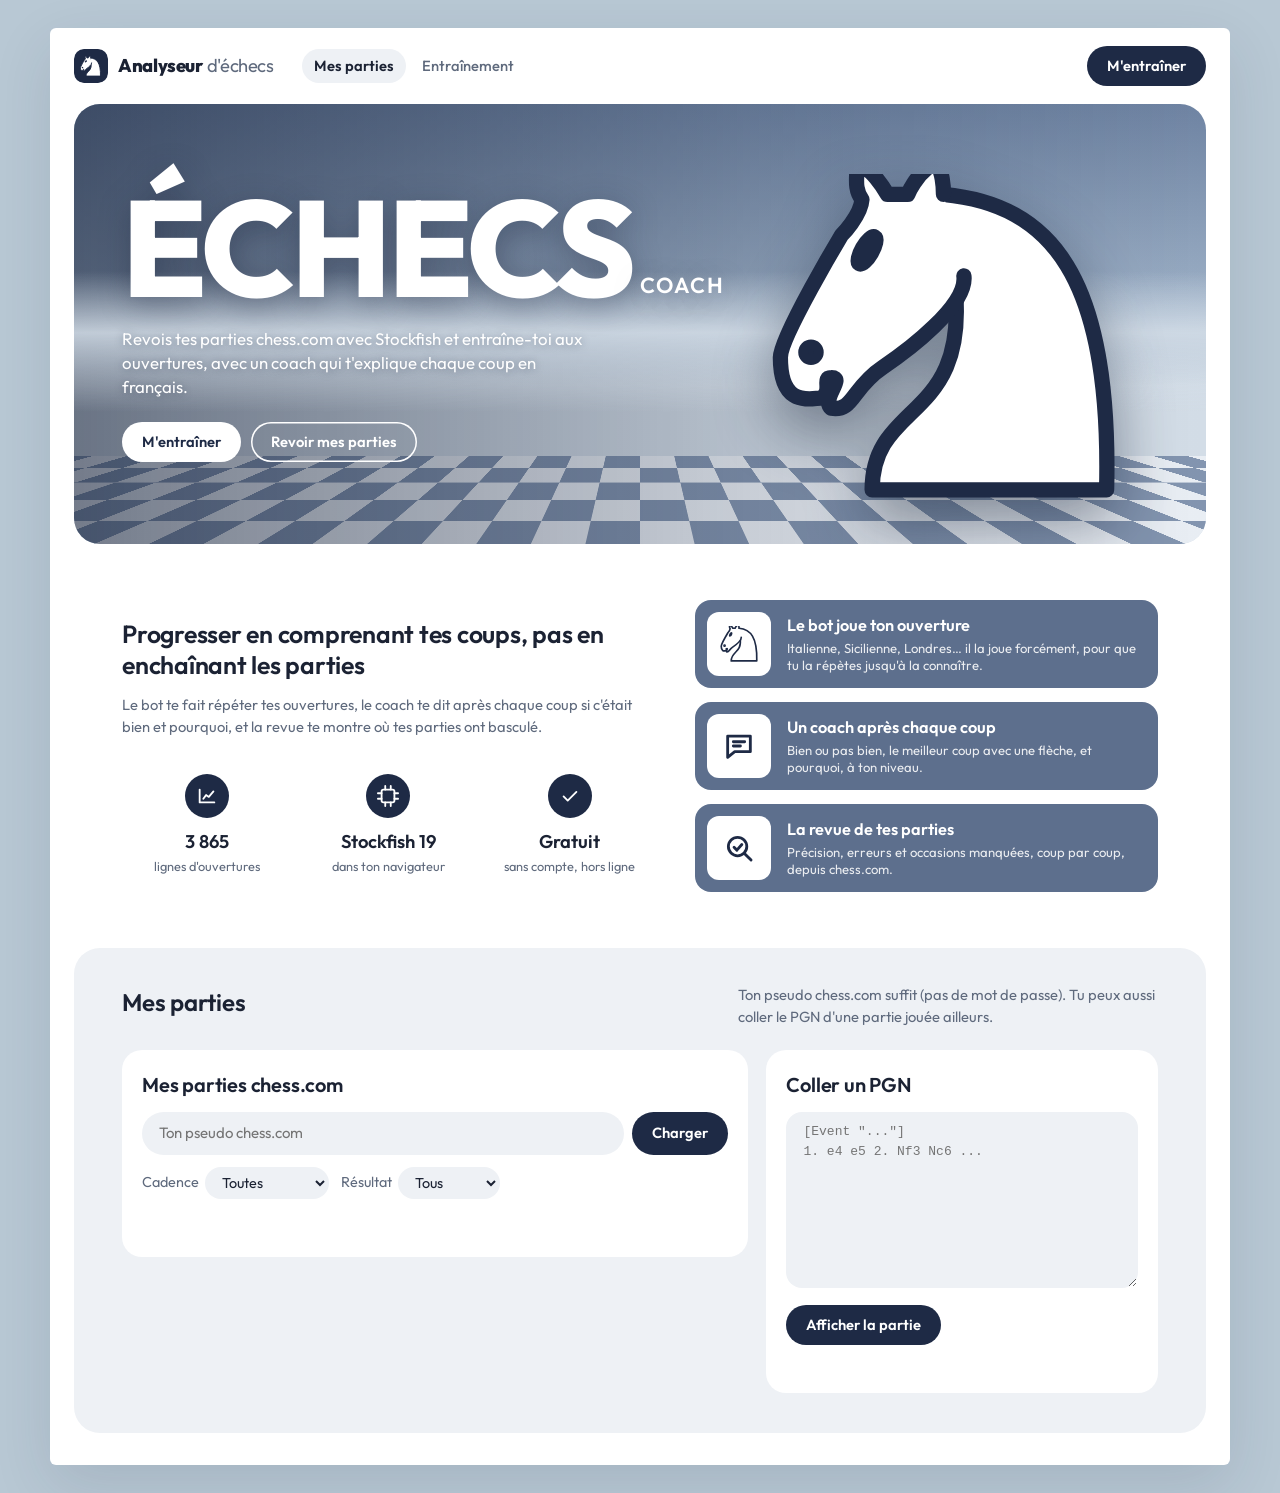
<file: index.html>
<!doctype html>
<html lang="fr">
<head>
  <meta charset="utf-8">
  <meta name="viewport" content="width=device-width, initial-scale=1, viewport-fit=cover">
  <title>Analyseur d'échecs</title>
  <meta name="description" content="Revois tes parties chess.com avec Stockfish et entraîne-toi aux ouvertures, avec des explications en français.">
  <meta name="theme-color" content="#b8c8d4" media="(prefers-color-scheme: light)">
  <meta name="theme-color" content="#0d131d" media="(prefers-color-scheme: dark)">
  <link rel="preload" href="polices/outfit-latin.woff2" as="font" type="font/woff2" crossorigin>
  <link rel="manifest" href="manifest.webmanifest">
  <link rel="icon" href="icones/icone.svg" type="image/svg+xml">
  <link rel="apple-touch-icon" href="icones/icone-192.png">
  <!-- Échiquier : chessground (celui de Lichess), copié dans vendor/ pour marcher hors ligne -->
  <link rel="stylesheet" href="vendor/chessground.base.css">
  <link rel="stylesheet" href="vendor/chessground.brown.css">
  <link rel="stylesheet" href="vendor/chessground.cburnett.css">
  <link rel="stylesheet" href="css/app.css">
</head>
<body>
 <div class="page">
  <header class="entete">
    <a href="#/" class="logo"><img src="icones/icone.svg" alt="" width="34" height="34"><span>Analyseur<em>d'échecs</em></span></a>
    <nav class="menu">
      <a href="#/" data-menu="parties">Mes parties</a>
      <a href="#/entrainement" data-menu="entrainement">Entraînement</a>
    </nav>
    <a href="#/entrainement" class="pilule marine appel">M'entraîner</a>
  </header>

  <main>
    <!-- Accueil : import des parties -->
    <div id="vue-accueil">
      <section class="hero">
        <div class="hero-sol" aria-hidden="true"></div>
        <img class="hero-piece" src="icones/cavalier.svg" alt="" aria-hidden="true">
        <div class="hero-contenu">
          <h1 class="hero-titre">ÉCHECS<span>coach</span></h1>
          <p>Revois tes parties chess.com avec Stockfish et entraîne-toi aux ouvertures,
            avec un coach qui t'explique chaque coup en français.</p>
          <div class="hero-boutons">
            <a class="pilule blanche" href="#/entrainement">M'entraîner</a>
            <a class="pilule contour" href="#mes-parties">Revoir mes parties</a>
          </div>
        </div>
      </section>

      <section class="pourquoi">
        <div class="pourquoi-texte">
          <h2>Progresser en comprenant tes coups, pas en enchaînant les parties</h2>
          <p class="doux">Le bot te fait répéter tes ouvertures, le coach te dit après chaque coup
            si c'était bien et pourquoi, et la revue te montre où tes parties ont basculé.</p>
          <div class="chiffres">
            <div><span class="rond"><svg viewBox="0 0 24 24"><path d="M4 19V5m0 14h16M8 15l3-4 3 2 5-6"/></svg></span>
              <strong>3&nbsp;865</strong><small>lignes d'ouvertures</small></div>
            <div><span class="rond"><svg viewBox="0 0 24 24"><rect x="5" y="5" width="14" height="14" rx="2"/><path d="M9 1v4m6-4v4M9 19v4m6-4v4M1 9h4m-4 6h4m14-6h4m-4 6h4"/></svg></span>
              <strong>Stockfish&nbsp;19</strong><small>dans ton navigateur</small></div>
            <div><span class="rond"><svg viewBox="0 0 24 24"><path d="M5 12.5l4.5 4.5L19 7.5"/></svg></span>
              <strong>Gratuit</strong><small>sans compte, hors ligne</small></div>
          </div>
        </div>
        <div class="atouts">
          <a class="atout" href="#/entrainement">
            <span class="tuile"><img src="icones/cavalier.svg" alt=""></span>
            <span><strong>Le bot joue ton ouverture</strong>
              <small>Italienne, Sicilienne, Londres… il la joue forcément, pour que tu la répètes jusqu'à la connaître.</small></span>
          </a>
          <a class="atout" href="#/entrainement">
            <span class="tuile"><svg viewBox="0 0 24 24"><path d="M4 5h16v11H9l-5 4z"/><path d="M8 9h8M8 12h5"/></svg></span>
            <span><strong>Un coach après chaque coup</strong>
              <small>Bien ou pas bien, le meilleur coup avec une flèche, et pourquoi, à ton niveau.</small></span>
          </a>
          <a class="atout" href="#mes-parties">
            <span class="tuile"><svg viewBox="0 0 24 24"><circle cx="11" cy="11" r="6.5"/><path d="M16 16l4.5 4.5M8.5 11.5l2 2 3.5-4"/></svg></span>
            <span><strong>La revue de tes parties</strong>
              <small>Précision, erreurs et occasions manquées, coup par coup, depuis chess.com.</small></span>
          </a>
        </div>
      </section>

      <section class="panneau" id="mes-parties">
        <div class="panneau-entete">
          <h2>Mes parties</h2>
          <p class="doux">Ton pseudo chess.com suffit (pas de mot de passe). Tu peux aussi coller le PGN d'une partie jouée ailleurs.</p>
        </div>
        <div class="accueil">
      <div class="carte">
        <h2>Mes parties chess.com</h2>
        <form id="form-pseudo" class="ligne-form">
          <input id="pseudo" type="text" placeholder="Ton pseudo chess.com" autocomplete="username" autocapitalize="none" spellcheck="false" required>
          <button type="submit">Charger</button>
        </form>
        <div class="filtres">
          <label>Cadence
            <select id="filtre-cadence">
              <option value="">Toutes</option>
              <option value="bullet">Bullet</option>
              <option value="blitz">Blitz</option>
              <option value="rapid">Rapide</option>
              <option value="daily">Quotidienne</option>
            </select>
          </label>
          <label>Résultat
            <select id="filtre-resultat">
              <option value="">Tous</option>
              <option value="victoire">Victoires</option>
              <option value="defaite">Défaites</option>
              <option value="nulle">Nulles</option>
            </select>
          </label>
        </div>
        <p id="etat-liste" class="etat"></p>
        <ul id="liste-parties" class="liste-parties"></ul>
        <button id="bouton-plus" class="secondaire" hidden>Afficher plus de parties</button>
      </div>

      <div class="carte">
        <h2>Coller un PGN</h2>
        <textarea id="texte-pgn" rows="8" spellcheck="false" placeholder="[Event &quot;...&quot;]&#10;1. e4 e5 2. Nf3 Nc6 ..."></textarea>
        <button id="bouton-pgn">Afficher la partie</button>
        <p id="etat-pgn" class="etat"></p>
      </div>
        </div>
      </section>
    </div>

    <!-- Vue d'une partie -->
    <section id="vue-partie" hidden>
      <a href="#/" class="retour pilule contour-sombre">← Mes parties</a>
      <div class="disposition">
        <div class="colonne-plateau">
          <div class="joueur" id="joueur-haut"><span class="nom"></span><span class="pendule"></span></div>
          <div class="plateau-et-barre">
            <div id="barre-eval" class="barre-eval" title="Évaluation de Stockfish">
              <div class="part-bas"></div>
              <span class="valeur"></span>
            </div>
            <div class="plateau-conteneur">
              <div id="plateau" class="plateau"></div>
              <div id="badge-coup" class="badge-coup" hidden></div>
            </div>
          </div>
          <div class="joueur" id="joueur-bas"><span class="nom"></span><span class="pendule"></span></div>
          <div class="navigation">
            <button data-nav="debut" title="Début (Origine)">⏮</button>
            <button data-nav="precedent" title="Coup précédent (←)">◀</button>
            <button data-nav="suivant" title="Coup suivant (→)">▶</button>
            <button data-nav="fin" title="Fin (Fin)">⏭</button>
            <button data-nav="retourner" title="Retourner l'échiquier (F)">⇅</button>
          </div>
          <p class="astuce doux">Astuce : déplace une pièce pour essayer ton propre coup, Stockfish et le coach te répondent.</p>
          <svg id="graphique" class="graphique" hidden
               aria-label="Graphique d'évaluation : cliquer pour aller à un coup"></svg>
        </div>
        <aside class="colonne-infos">
          <div class="carte carte-ligne" id="carte-ligne" hidden aria-live="polite"></div>
          <div class="carte" id="infos-partie"></div>
          <div class="carte" id="carte-analyse">
            <div class="entete-analyse">
              <h3>Analyse Stockfish</h3>
              <div class="commandes-analyse">
                <select id="reglage-analyse" title="Profondeur d'analyse">
                  <option value="rapide">Rapide</option>
                  <option value="normale" selected>Normale</option>
                  <option value="profonde">Profonde</option>
                </select>
                <button id="bouton-analyser">Analyser</button>
              </div>
            </div>
            <div id="progression-analyse" class="progression" hidden><div class="barre"></div><span></span></div>
            <p id="etat-analyse" class="etat"></p>
            <div id="resume-analyse"></div>
          </div>
          <div class="carte" id="carte-coup" hidden></div>
          <div class="carte">
            <div class="entete-analyse">
              <h3>Coups</h3>
              <label class="option"><input type="checkbox" id="option-suivant"> Montrer le meilleur coup à jouer</label>
            </div>
            <div id="liste-coups" class="liste-coups"></div>
          </div>
          <div class="carte" id="carte-compteurs" hidden>
            <h3>Bilan des coups</h3>
            <div id="compteurs"></div>
          </div>
        </aside>
      </div>
    </section>

    <!-- Entraînement : affronter une ouverture, avec un coach après chaque coup -->
    <section id="vue-entrainement" hidden>
      <div id="reglages-entrainement" class="reglages">
       <div class="carte-ardoise">
        <h2>Affronter une ouverture</h2>
        <p>Le bot joue <strong>forcément</strong> l'ouverture choisie. Après chacun de tes coups,
          le coach te dit si c'est bien, quel était le meilleur coup, et pourquoi.</p>
        <ol class="etapes">
          <li><span>1</span>Choisis l'ouverture du bot</li>
          <li><span>2</span>Joue tes coups sur l'échiquier</li>
          <li><span>3</span>Lis le coach et corrige-toi</li>
        </ol>
       </div>
       <div class="carte">
        <div class="formulaire">
          <label>Ouverture du bot
            <select id="choix-ouverture"></select>
          </label>
          <label>Ou cherche une autre ouverture
            <input id="recherche-ouverture" list="liste-ouvertures" placeholder="Ex. : Fried Liver, Najdorf, Londres…" spellcheck="false">
            <datalist id="liste-ouvertures"></datalist>
          </label>
          <p id="coups-ouverture" class="doux"></p>
          <label>Le bot joue
            <select id="couleur-bot">
              <option value="w">les Blancs</option>
              <option value="b">les Noirs</option>
            </select>
          </label>
          <label>Niveau du bot (quand la théorie s'arrête)
            <select id="niveau-bot"></select>
          </label>
          <button id="bouton-commencer">Commencer la partie</button>
          <p id="etat-reglages" class="etat"></p>
        </div>
       </div>
      </div>

      <div id="jeu-entrainement" class="disposition" hidden>
        <div class="colonne-plateau">
          <div class="joueur"><span id="nom-haut" class="nom"></span></div>
          <div class="plateau-conteneur">
            <div id="plateau-entrainement" class="plateau"></div>
          </div>
          <div class="joueur"><span id="nom-bas" class="nom"></span><span id="statut-entrainement" class="statut"></span></div>
          <p id="coach-court" class="coach-court" hidden></p>
          <div class="navigation">
            <button id="bouton-annuler" title="Reprendre ton dernier coup">↶ Annuler</button>
            <button id="bouton-indice" title="Montrer le meilleur coup">💡 Indice</button>
            <button id="bouton-retourner-jeu" title="Retourner l'échiquier">⇅</button>
            <button id="bouton-nouvelle" title="Choisir une autre ouverture">Nouvelle</button>
          </div>
        </div>
        <aside class="colonne-infos">
          <div class="carte coach" id="carte-coach">
            <h3 id="titre-entrainement"></h3>
            <p id="theorie-entrainement" class="theorie"></p>
            <div id="avis-coach" class="avis-coach"></div>
          </div>
          <div class="carte">
            <h3>Ton bilan</h3>
            <div id="bilan-entrainement" class="bilan"></div>
            <button id="bouton-analyser-partie" class="secondaire" disabled>Analyser toute la partie</button>
          </div>
          <div class="carte">
            <h3>Coups</h3>
            <div id="coups-entrainement" class="liste-coups"></div>
          </div>
        </aside>
      </div>
    </section>
  </main>
 </div>

  <script type="module" src="js/app.js"></script>
</body>
</html>
</file>
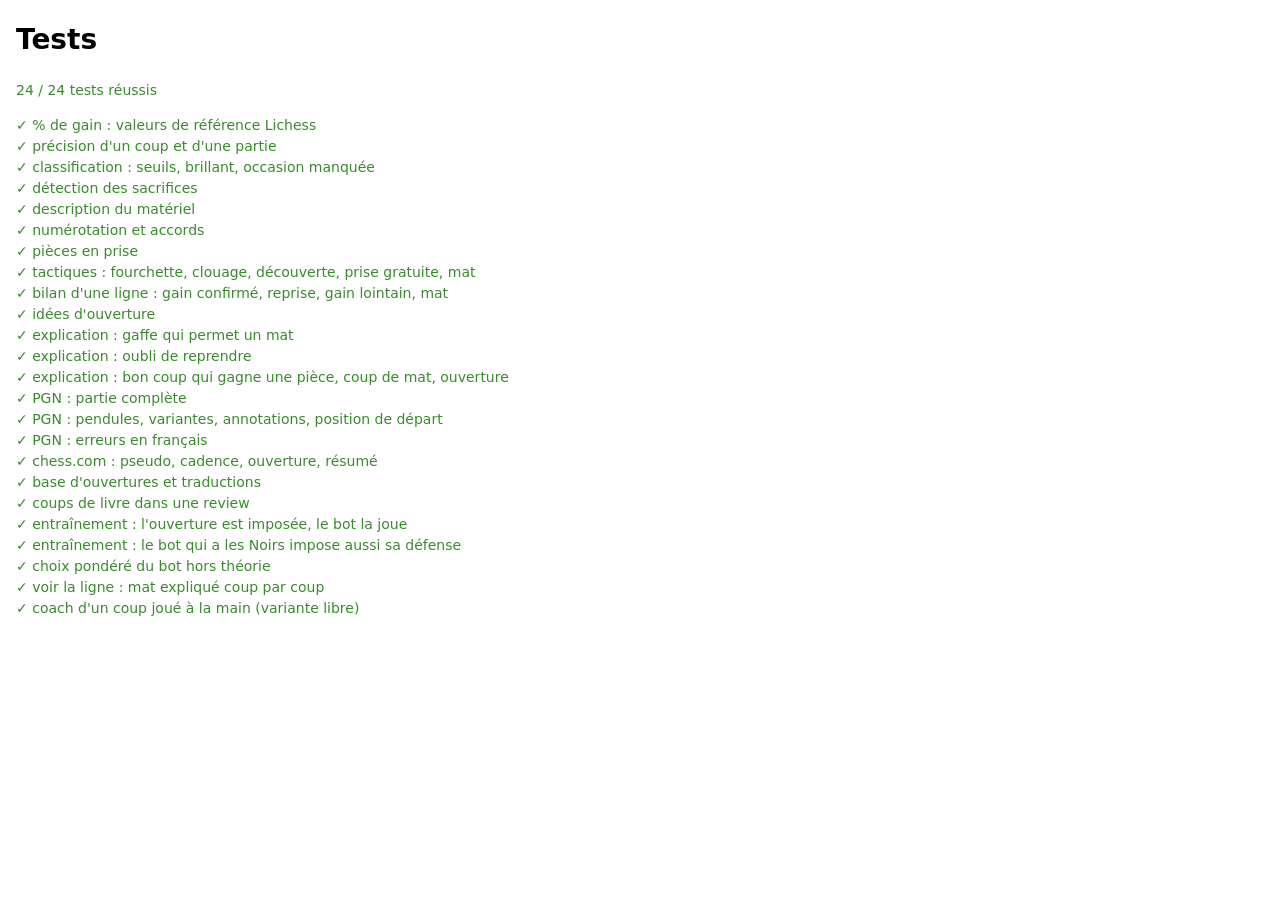
<file: tests/index.html>
<!doctype html>
<html lang="fr">
<head>
  <meta charset="utf-8">
  <meta name="viewport" content="width=device-width, initial-scale=1">
  <title>Tests — Analyseur d'échecs</title>
  <style>
    :root { color-scheme: light dark; }
    body { font: 14px/1.5 system-ui, sans-serif; margin: 16px; background: Canvas; color: CanvasText; }
    .ok { color: #3a8a2e; }
    .ko { color: #c0392b; font-weight: 700; }
    pre { white-space: pre-wrap; margin: 2px 0 8px 16px; }
  </style>
</head>
<body>
  <h1>Tests</h1>
  <p id="resume">En cours…</p>
  <div id="resultats"></div>
  <script type="module" src="tests.js"></script>
</body>
</html>
</file>
<file: vendor/chessground.base.css>
.cg-wrap {
  box-sizing: content-box;
  position: relative;
  display: block;
}

cg-container {
  position: absolute;
  width: 100%;
  height: 100%;
  display: block;
  top: 0;
}

cg-board {
  position: absolute;
  top: 0;
  left: 0;
  width: 100%;
  height: 100%;
  -webkit-user-select: none;
  -moz-user-select: none;
  -ms-user-select: none;
  user-select: none;
  line-height: 0;
  background-size: cover;
}

.cg-wrap.manipulable cg-board {
  cursor: pointer;
}

cg-board square {
  position: absolute;
  top: 0;
  left: 0;
  width: 12.5%;
  height: 12.5%;
  pointer-events: none;
}

cg-board square.move-dest {
  pointer-events: auto;
}

cg-board square.last-move {
  will-change: transform;
}

.cg-wrap piece {
  position: absolute;
  top: 0;
  left: 0;
  width: 12.5%;
  height: 12.5%;
  background-size: cover;
  z-index: 2;
  will-change: transform;
  pointer-events: none;
}

cg-board piece.dragging {
  cursor: move;
  /* !important to override z-index from 3D piece inline style */
  z-index: 11 !important;
}

piece.anim {
  z-index: 8;
}

piece.fading {
  z-index: 1;
  opacity: 0.5;
}

.cg-wrap piece.ghost {
  opacity: 0.3;
}

.cg-wrap piece svg {
  overflow: hidden;
  position: relative;
  top: 0px;
  left: 0px;
  width: 100%;
  height: 100%;
  pointer-events: none;
  z-index: 2;
  opacity: 0.6;
}

.cg-wrap cg-auto-pieces,
.cg-wrap .cg-shapes,
.cg-wrap .cg-custom-svgs {
  overflow: visible;
  position: absolute;
  top: 0px;
  left: 0px;
  width: 100%;
  height: 100%;
  pointer-events: none;
}

.cg-wrap cg-auto-pieces {
  z-index: 2;
}

.cg-wrap cg-auto-pieces piece {
  opacity: 0.3;
}

.cg-wrap .cg-shapes {
  overflow: hidden;
  opacity: 0.6;
  z-index: 2;
}

.cg-wrap .cg-custom-svgs {
  /* over piece.anim = 8, but under piece.dragging = 11 */
  z-index: 9;
}

.cg-wrap .cg-custom-svgs svg {
  overflow: visible;
}

.cg-wrap coords {
  position: absolute;
  display: flex;
  pointer-events: none;
  opacity: 0.8;
  font-family: sans-serif;
  font-size: 9px;
}

.cg-wrap coords.ranks {
  left: 4px;
  top: -20px;
  flex-flow: column-reverse;
  height: 100%;
  width: 12px;
}

.cg-wrap coords.ranks.black {
  flex-flow: column;
}

.cg-wrap coords.ranks.left {
  left: -15px;
  align-items: flex-end;
}

.cg-wrap coords.files {
  bottom: -4px;
  left: 24px;
  flex-flow: row;
  width: 100%;
  height: 16px;
  text-transform: uppercase;
  text-align: center;
}

.cg-wrap coords.files.black {
  flex-flow: row-reverse;
}

.cg-wrap coords coord {
  flex: 1 1 auto;
}

.cg-wrap coords.ranks coord {
  transform: translateY(39%);
}

.cg-wrap coords.squares {
  bottom: 0;
  left: 0;
  text-transform: uppercase;
  text-align: right;
  flex-flow: column-reverse;
  height: 100%;
  width: 12.5%;
}

.cg-wrap coords.squares.black {
  flex-flow: column;
}

.cg-wrap coords.squares.left {
  text-align: left;
}

.cg-wrap coords.squares coord {
  padding: 6% 4%;
}

.cg-wrap coords.squares.rank2 {
  transform: translateX(100%);
}

.cg-wrap coords.squares.rank3 {
  transform: translateX(200%);
}

.cg-wrap coords.squares.rank4 {
  transform: translateX(300%);
}

.cg-wrap coords.squares.rank5 {
  transform: translateX(400%);
}

.cg-wrap coords.squares.rank6 {
  transform: translateX(500%);
}

.cg-wrap coords.squares.rank7 {
  transform: translateX(600%);
}

.cg-wrap coords.squares.rank8 {
  transform: translateX(700%);
}
</file>
<file: vendor/chessground.brown.css>
/** Colored board squares as an embedded SVG */
cg-board {
  background-color: #f0d9b5;
  background-image: url('[data-uri]');
}

/** Interactive board square colors */
cg-board square.move-dest {
  background: radial-gradient(rgba(20, 85, 30, 0.5) 22%, #208530 0, rgba(0, 0, 0, 0.3) 0, rgba(0, 0, 0, 0) 0);
}
cg-board square.premove-dest {
  background: radial-gradient(rgba(20, 30, 85, 0.5) 22%, #203085 0, rgba(0, 0, 0, 0.3) 0, rgba(0, 0, 0, 0) 0);
}
cg-board square.oc.move-dest {
  background: radial-gradient(transparent 0%, transparent 80%, rgba(20, 85, 0, 0.3) 80%);
}
cg-board square.oc.premove-dest {
  background: radial-gradient(transparent 0%, transparent 80%, rgba(20, 30, 85, 0.2) 80%);
}
cg-board square.move-dest:hover {
  background: rgba(20, 85, 30, 0.3);
}
cg-board square.premove-dest:hover {
  background: rgba(20, 30, 85, 0.2);
}
cg-board square.last-move {
  background-color: rgba(155, 199, 0, 0.41);
}
cg-board square.selected {
  background-color: rgba(20, 85, 30, 0.5);
}
cg-board square.check {
  background: radial-gradient(
    ellipse at center,
    rgba(255, 0, 0, 1) 0%,
    rgba(231, 0, 0, 1) 25%,
    rgba(169, 0, 0, 0) 89%,
    rgba(158, 0, 0, 0) 100%
  );
}
cg-board square.current-premove {
  background-color: rgba(20, 30, 85, 0.5);
}

/** Alternating colors in rank/file/square labels */
.orientation-white .ranks :nth-child(odd),
.orientation-white .files :nth-child(even),
.orientation-black .ranks :nth-child(even),
.orientation-black .files :nth-child(odd),
coords.squares:nth-of-type(odd) :nth-child(even),
coords.squares:nth-of-type(even) :nth-child(odd) {
  color: rgba(72, 72, 72, 0.8);
}

.orientation-white .ranks :nth-child(even),
.orientation-white .files :nth-child(odd),
.orientation-black .ranks :nth-child(odd),
.orientation-black .files :nth-child(even),
coords.squares:nth-of-type(odd) :nth-child(odd),
coords.squares:nth-of-type(even) :nth-child(even) {
  color: rgba(255, 255, 255, 0.8);
}
</file>
<file: vendor/chessground.cburnett.css>
/** Embedded SVGs for all chess pieces */
.cg-wrap piece.pawn.white {
  background-image: url('[data-uri]');
}
.cg-wrap piece.bishop.white {
  background-image: url('[data-uri]');
}
.cg-wrap piece.knight.white {
  background-image: url('[data-uri]');
}
.cg-wrap piece.rook.white {
  background-image: url('[data-uri]');
}
.cg-wrap piece.queen.white {
  background-image: url('[data-uri]');
}
.cg-wrap piece.king.white {
  background-image: url('[data-uri]');
}
.cg-wrap piece.pawn.black {
  background-image: url('[data-uri]');
}
.cg-wrap piece.bishop.black {
  background-image: url('[data-uri]');
}
.cg-wrap piece.knight.black {
  background-image: url('[data-uri]');
}
.cg-wrap piece.rook.black {
  background-image: url('[data-uri]');
}
.cg-wrap piece.queen.black {
  background-image: url('[data-uri]');
}
.cg-wrap piece.king.black {
  background-image: url('[data-uri]');
}
</file>
<file: css/app.css>
/* Direction artistique : page blanche posée sur un fond bleu-gris, bleu marine pour les
   actions, cartes ardoise, grands arrondis et boutons en pilule. Police Outfit (OFL),
   embarquée dans polices/ pour marcher hors ligne. */

@font-face {
  font-family: "Outfit";
  font-style: normal;
  font-weight: 300 800;
  font-display: swap;
  src: url("../polices/outfit-latin.woff2") format("woff2");
}

:root {
  --ciel: #b8c8d4;          /* fond autour de la page */
  --page: #ffffff;
  --panneau: #eef1f5;       /* blocs gris clair */
  --carte: #ffffff;         /* cartes posées sur un panneau */
  --ardoise: #8a9ab2;       /* cartes décoratives */
  --ardoise-fonce: #5d6f8d; /* cartes qui portent du texte (contraste suffisant) */
  --marine: #1e2a45;        /* boutons principaux, titres */
  --marine-texte: #ffffff;
  --texte: #1b2233;
  --doux: #5f6a7d;
  --bord: #dfe4eb;
  --survol: #e6ebf1;
  --actif: #d7e0ec;
  --victoire: #3f8a5a;
  --defaite: #c0473b;
  --nulle: #8a93a3;
  --erreur: #b23a2e;
  --rayon: 20px;
  --rayon-grand: 26px;

  /* Classification des coups : mêmes couleurs en clair et en sombre */
  --c-brillant: #1f9e94;
  --c-meilleur: #4f9a5c;
  --c-excellent: #7aa65a;
  --c-bon: #8a9ab2;
  --c-livre: #a3825e;
  --c-imprecision: #d9a23a;
  --c-erreur: #e27f35;
  --c-manquee: #cc5f50;
  --c-gaffe: #cc3a2e;
  /* Barre et graphique d'évaluation */
  --eval-clair: #f3f6f9;
  --eval-sombre: #1e2a45;
  /* Échiquier */
  --case-claire: #e3e9f0;
  --case-foncee: #8a9ab2;
}

@media (prefers-color-scheme: dark) {
  :root {
    --ciel: #0d131d;
    --page: #151c28;
    --panneau: #1c2533;
    --carte: #232d3d;
    --ardoise: #3a4a63;
    --ardoise-fonce: #33425a;
    --marine: #c9d6e8;
    --marine-texte: #121a27;
    --texte: #e6ebf2;
    --doux: #9aa6b8;
    --bord: #2c3646;
    --survol: #263142;
    --actif: #2f3d55;
    --victoire: #6fbf86;
    --defaite: #e06b5e;
    --nulle: #9aa6b8;
    --erreur: #f08a7e;
    --eval-clair: #e3e9f0;
    --eval-sombre: #0f1621;
    --case-claire: #c5d0dd;
    --case-foncee: #6b7d99;
  }
}

* { box-sizing: border-box; }
[hidden] { display: none !important; } /* sinon un display: grid l'emporte sur l'attribut hidden */

body {
  margin: 0;
  background: var(--ciel);
  color: var(--texte);
  font: 15px/1.5 "Outfit", system-ui, -apple-system, "Segoe UI", Roboto, sans-serif;
  -webkit-font-smoothing: antialiased;
}
h1, h2, h3, h4 { font-weight: 600; letter-spacing: -0.01em; color: var(--texte); }
a { color: var(--marine); }
@media (prefers-color-scheme: dark) { a { color: #a9bedb; } }

/* La « feuille » blanche centrée */
.page {
  max-width: 1180px;
  margin: 28px auto;
  background: var(--page);
  border-radius: 6px;
  box-shadow: 0 20px 60px rgba(30, 42, 69, 0.12);
  padding: 0 24px 32px;
  min-height: calc(100vh - 56px);
}
main { padding: 0; }

/* --- En-tête ---------------------------------------------------------------- */

.entete { display: flex; align-items: center; gap: 28px; padding: 18px 0; flex-wrap: wrap; }
.logo { display: flex; align-items: center; gap: 10px; text-decoration: none; color: var(--texte); }
.logo img { border-radius: 10px; }
.logo span { font-weight: 800; font-size: 1.15rem; letter-spacing: -0.02em; line-height: 1; }
.logo em { font-style: normal; font-weight: 400; color: var(--doux); margin-left: 4px; }
.menu { display: flex; gap: 4px; flex: 1; }
.menu a { color: var(--doux); text-decoration: none; padding: 6px 12px; border-radius: 999px; font-weight: 500; font-size: 0.92rem; }
.menu a:hover { color: var(--texte); background: var(--panneau); }
.menu a.actif { color: var(--texte); font-weight: 600; background: var(--panneau); }

/* --- Boutons -------------------------------------------------------------------- */

button, .pilule {
  font: inherit;
  cursor: pointer;
  border: none;
  border-radius: 999px;
  padding: 9px 20px;
  background: var(--marine);
  color: var(--marine-texte);
  font-weight: 600;
  font-size: 0.92rem;
  text-decoration: none;
  display: inline-flex;
  align-items: center;
  justify-content: center;
  gap: 6px;
  transition: transform 0.12s, background 0.15s, box-shadow 0.15s;
}
button:hover:not(:disabled), .pilule:hover { box-shadow: 0 4px 14px rgba(30, 42, 69, 0.22); }
button:active:not(:disabled), .pilule:active { transform: translateY(1px); }
button:disabled { opacity: 0.5; cursor: default; }
.pilule.marine { background: var(--marine); color: var(--marine-texte); }
.pilule.blanche { background: #fff; color: #1e2a45; }
.pilule.contour { background: transparent; color: #fff; box-shadow: inset 0 0 0 1.5px #fff; }
.pilule.contour-sombre { background: transparent; color: var(--texte); box-shadow: inset 0 0 0 1.5px var(--bord); }
.pilule.contour-sombre:hover { background: var(--panneau); }
button.secondaire { background: transparent; color: var(--texte); box-shadow: inset 0 0 0 1.5px var(--bord); margin-top: 12px; width: 100%; }
button.secondaire:hover:not(:disabled) { background: var(--panneau); box-shadow: inset 0 0 0 1.5px var(--bord); }

input, textarea, select {
  font: inherit;
  color: var(--texte);
  background: var(--panneau);
  border: 1.5px solid transparent;
  border-radius: 999px;
  padding: 9px 16px;
  outline: none;
}
input:focus, textarea:focus, select:focus { border-color: var(--ardoise); background: var(--page); }
.panneau input, .panneau textarea, .panneau select { background: var(--panneau); }
textarea { width: 100%; resize: vertical; border-radius: 16px; font-family: ui-monospace, Consolas, monospace; font-size: 13px; margin-bottom: 10px; }

/* --- Cartes ------------------------------------------------------------------------ */

.carte { background: var(--panneau); border-radius: var(--rayon); padding: 20px; }
.panneau .carte { background: var(--carte); }
.carte h2, .carte h3 { margin: 0 0 12px; }
.carte h2 { font-size: 1.25rem; }
.carte h3 { font-size: 1.05rem; }

.etat { color: var(--doux); margin: 10px 0 0; min-height: 1.2em; }
.etat.erreur, .avertissement { color: var(--erreur); }
.doux { color: var(--doux); font-size: 0.92rem; }

/* --- Accueil : bandeau --------------------------------------------------------------- */

.hero {
  position: relative;
  overflow: hidden;
  border-radius: var(--rayon-grand);
  min-height: 440px;
  display: flex;
  align-items: center;
  /* Ciel du matin, du bleu-gris vers le clair */
  background: linear-gradient(180deg, #6f84a3 0%, #9fb2c8 48%, #d3dde7 64%, #d3dde7 100%);
  color: #fff;
  isolation: isolate;
}
/* L'échiquier qui file vers l'horizon */
.hero-sol {
  position: absolute;
  left: -50%;
  right: -50%;
  bottom: -2px;
  height: 62%;
  background: repeating-conic-gradient(#e9eef4 0 25%, #8395b0 0 50%) 50% 0 / 110px 110px;
  transform: perspective(380px) rotateX(58deg);
  transform-origin: 50% 100%;
  z-index: -2;
}
.hero::after {
  /* brume sur l'horizon + assombrissement pour lire le texte */
  content: "";
  position: absolute;
  inset: 0;
  background:
    linear-gradient(180deg, transparent 38%, rgba(211, 221, 231, 0.85) 52%, transparent 70%),
    linear-gradient(90deg, rgba(20, 30, 52, 0.55) 0%, rgba(20, 30, 52, 0.15) 60%, transparent 100%);
  z-index: -1;
}
.hero-piece {
  position: absolute;
  right: 7%;
  bottom: 10%;
  height: 74%;
  filter: drop-shadow(0 24px 30px rgba(20, 30, 52, 0.45));
}
.hero-contenu { position: relative; padding: 40px 48px; max-width: 640px; }
.hero-titre {
  margin: 0;
  color: #fff;
  font-weight: 800;
  font-size: clamp(3.6rem, 11vw, 8.5rem);
  line-height: 0.9;
  letter-spacing: -0.03em;
  text-shadow: 0 6px 30px rgba(20, 30, 52, 0.35);
}
.hero-titre span { font-size: 0.16em; font-weight: 600; letter-spacing: 0.08em; text-transform: uppercase; margin-left: 0.4em; vertical-align: 0.2em; }
.hero-contenu p { margin: 18px 0 22px; font-size: 1.05rem; line-height: 1.45; max-width: 460px; text-shadow: 0 1px 8px rgba(20, 30, 52, 0.4); }
.hero-boutons { display: flex; gap: 10px; flex-wrap: wrap; }

/* --- Accueil : pourquoi ------------------------------------------------------------- */

.pourquoi { display: grid; grid-template-columns: 1.15fr 1fr; gap: 40px; padding: 56px 48px; align-items: center; }
.pourquoi h2 { font-size: 1.55rem; line-height: 1.25; margin: 0 0 12px; }
.chiffres { display: grid; grid-template-columns: repeat(3, 1fr); gap: 12px; margin-top: 36px; text-align: center; }
.chiffres > div { display: flex; flex-direction: column; align-items: center; gap: 2px; }
.chiffres strong { font-size: 1.15rem; font-weight: 600; margin-top: 8px; }
.chiffres small { color: var(--doux); font-size: 0.8rem; line-height: 1.3; }
.rond { width: 44px; height: 44px; border-radius: 50%; background: var(--marine); display: grid; place-items: center; }
svg { stroke-linecap: round; stroke-linejoin: round; }
.rond svg { width: 22px; height: 22px; fill: none; stroke: var(--marine-texte); stroke-width: 2; }

.atouts { display: flex; flex-direction: column; gap: 14px; }
.atout {
  display: flex; gap: 16px; align-items: center;
  background: var(--ardoise-fonce); color: #fff; text-decoration: none;
  border-radius: 16px; padding: 12px 18px 12px 12px;
  transition: transform 0.15s, box-shadow 0.15s;
}
.atout:hover { transform: translateY(-2px); box-shadow: 0 10px 24px rgba(30, 42, 69, 0.2); }
.atout strong { display: block; font-weight: 600; font-size: 1.02rem; margin-bottom: 2px; }
.atout small { display: block; font-size: 0.82rem; line-height: 1.35; opacity: 0.88; }
.tuile { flex: none; width: 64px; height: 64px; border-radius: 12px; background: #fff; display: grid; place-items: center; }
.tuile svg { width: 34px; height: 34px; fill: none; stroke: #1e2a45; stroke-width: 2; }
.tuile img { width: 40px; }

/* --- Accueil : mes parties ---------------------------------------------------------- */

.panneau { background: var(--panneau); border-radius: var(--rayon-grand); padding: 36px 48px 40px; scroll-margin-top: 16px; }
.panneau-entete { display: flex; justify-content: space-between; align-items: flex-start; gap: 24px; margin-bottom: 22px; }
.panneau-entete h2 { margin: 0; font-size: 1.5rem; }
.panneau-entete p { margin: 0; max-width: 420px; }

.accueil { display: grid; grid-template-columns: 1.6fr 1fr; gap: 18px; align-items: start; }

.ligne-form { display: flex; gap: 8px; }
.ligne-form input { flex: 1; min-width: 0; }

.filtres { display: flex; gap: 12px; flex-wrap: wrap; margin-top: 12px; color: var(--doux); font-size: 0.9rem; }
.filtres label { display: flex; align-items: center; gap: 6px; }
.filtres select { padding: 5px 12px; }

.liste-parties { list-style: none; padding: 0; margin: 10px 0 0; display: flex; flex-direction: column; gap: 6px; }

.partie {
  display: flex;
  align-items: center;
  gap: 12px;
  padding: 10px 14px;
  border-radius: 14px;
  background: var(--panneau);
  color: var(--texte);
  text-decoration: none;
  border-left: 4px solid var(--nulle);
  transition: background 0.15s;
}
.partie:hover { background: var(--survol); }
.partie.victoire { border-left-color: var(--victoire); }
.partie.defaite { border-left-color: var(--defaite); }

.pion { width: 14px; height: 14px; border-radius: 50%; flex: none; border: 2px solid var(--ardoise); }
.pion.blancs { background: #fff; }
.pion.noirs { background: #1e2a45; }

.centre { display: flex; flex-direction: column; flex: 1; min-width: 0; }
.centre strong { font-weight: 600; }
.centre small { color: var(--doux); white-space: nowrap; overflow: hidden; text-overflow: ellipsis; }

.badge { font-size: 0.75rem; font-weight: 600; padding: 2px 10px; border-radius: 999px; background: var(--page); color: var(--nulle); }
.victoire .badge { color: var(--victoire); }
.defaite .badge { color: var(--defaite); }

/* --- Vue partie et entraînement ------------------------------------------------------ */

.retour { margin: 4px 0 16px; padding: 7px 16px; }

.disposition { display: grid; grid-template-columns: minmax(0, 580px) minmax(280px, 1fr); gap: 24px; align-items: start; }

.colonne-plateau { display: flex; flex-direction: column; gap: 8px; }
.plateau-et-barre { display: flex; gap: 8px; }
.plateau-conteneur { position: relative; flex: 1; min-width: 0; }
.plateau { width: 100%; aspect-ratio: 1; }

/* Échiquier bleu-gris assorti (remplace les cases marron) */
cg-board {
  background-color: var(--case-claire);
  background-image: none;
  border-radius: 14px;
  overflow: hidden;
}
cg-board::before {
  content: "";
  position: absolute;
  inset: 0;
  background: repeating-conic-gradient(var(--case-foncee) 0 25%, transparent 0 50%) 0 0 / 25% 25%;
  pointer-events: none;
}
cg-board square.last-move { background-color: rgba(214, 176, 74, 0.45); }
cg-board square.selected { background-color: rgba(30, 42, 69, 0.35); }
cg-board square.move-dest { background: radial-gradient(rgba(30, 42, 69, 0.45) 22%, rgba(30, 42, 69, 0) 0); }
cg-board square.oc.move-dest { background: radial-gradient(transparent 0%, transparent 80%, rgba(30, 42, 69, 0.35) 80%); }
cg-board square.move-dest:hover { background: rgba(30, 42, 69, 0.25); }
.cg-wrap coords { font-family: "Outfit", sans-serif; font-weight: 600; font-size: 10px; }
.orientation-white .ranks :nth-child(odd),
.orientation-white .files :nth-child(even),
.orientation-black .ranks :nth-child(even),
.orientation-black .files :nth-child(odd) { color: rgba(30, 42, 69, 0.75); }
.orientation-white .ranks :nth-child(even),
.orientation-white .files :nth-child(odd),
.orientation-black .ranks :nth-child(odd),
.orientation-black .files :nth-child(even) { color: rgba(255, 255, 255, 0.9); }

/* Barre d'évaluation : la partie du bas appartient au camp affiché en bas */
.barre-eval { position: relative; width: 22px; flex: none; border-radius: 999px; overflow: hidden; background: var(--eval-sombre); }
.barre-eval .part-bas { position: absolute; left: 0; right: 0; bottom: 0; height: 50%; background: var(--eval-clair); transition: height 0.25s; }
.barre-eval.inverse { background: var(--eval-clair); }
.barre-eval.inverse .part-bas { background: var(--eval-sombre); }
.barre-eval .valeur { position: absolute; left: 0; right: 0; bottom: 8px; text-align: center; font-size: 10px; font-weight: 700; color: var(--eval-sombre); }
.barre-eval .valeur.en-haut { top: 8px; bottom: auto; color: var(--eval-clair); }
.barre-eval.inverse .valeur { color: var(--eval-clair); }
.barre-eval.inverse .valeur.en-haut { color: var(--eval-sombre); }

/* Classification : chaque .cat-* fournit sa couleur dans --c */
.cat-brillant { --c: var(--c-brillant); }
.cat-meilleur { --c: var(--c-meilleur); }
.cat-excellent { --c: var(--c-excellent); }
.cat-bon { --c: var(--c-bon); }
.cat-livre { --c: var(--c-livre); }
.cat-imprecision { --c: var(--c-imprecision); }
.cat-erreur { --c: var(--c-erreur); }
.cat-manquee { --c: var(--c-manquee); }
.cat-gaffe { --c: var(--c-gaffe); }

.badge-coup {
  position: absolute;
  z-index: 20;
  transform: translate(-70%, -30%);
  width: 26px;
  height: 26px;
  border-radius: 50%;
  display: flex;
  align-items: center;
  justify-content: center;
  background: var(--c);
  color: #fff;
  font-size: 12px;
  font-weight: 800;
  box-shadow: 0 0 0 2px #fff, 0 2px 6px rgba(0, 0, 0, 0.35);
  pointer-events: none;
}
.pastille {
  display: inline-flex;
  align-items: center;
  justify-content: center;
  width: 1.6em;
  height: 1.6em;
  border-radius: 50%;
  background: var(--c);
  color: #fff;
  font-size: 0.75em;
  font-weight: 800;
  vertical-align: middle;
}
.etiquette { background: var(--c); color: #fff; font-size: 0.78rem; font-weight: 600; padding: 3px 11px; border-radius: 999px; }

/* Graphique d'évaluation */
.graphique { display: block; width: 100%; height: auto; margin-top: 8px; border-radius: 14px; cursor: pointer; }
.graphique .fond { fill: var(--eval-sombre); }
.graphique .aire { fill: var(--eval-clair); }
.graphique .milieu { stroke: #8a9ab2; stroke-width: 1; stroke-dasharray: 4 4; }
.graphique .curseur { stroke: #d6b04a; stroke-width: 2; }
.graphique .point { fill: var(--c); stroke: #fff; stroke-width: 1.5; }

.joueur { display: flex; justify-content: space-between; align-items: center; font-weight: 600; padding: 2px 4px; }
.pendule { font-variant-numeric: tabular-nums; background: var(--panneau); border-radius: 999px; padding: 2px 12px; }
.pendule:empty { display: none; }

/* Boutons de navigation : ronds, au trait, comme des flèches de carrousel */
.navigation { display: flex; gap: 8px; justify-content: center; margin-top: 6px; }
.navigation button {
  width: 46px; height: 46px; padding: 0; flex: none;
  background: transparent; color: var(--texte);
  box-shadow: inset 0 0 0 1.5px var(--bord);
  font-size: 1rem;
}
.navigation button:hover:not(:disabled) { background: var(--panneau); box-shadow: inset 0 0 0 1.5px var(--ardoise); }

.colonne-infos { display: flex; flex-direction: column; gap: 16px; }

#infos-partie dl { display: grid; grid-template-columns: auto 1fr; gap: 4px 12px; margin: 0 0 10px; }
#infos-partie dt { color: var(--doux); }
#infos-partie dd { margin: 0; }

.liste-coups { max-height: 420px; overflow-y: auto; font-variant-numeric: tabular-nums; }
.ligne-coup { display: grid; grid-template-columns: 3em 1fr 1fr; align-items: center; }
.ligne-coup:nth-child(odd) { background: var(--page); border-radius: 10px; }
.num { color: var(--doux); padding-left: 8px; }
.coup {
  background: none;
  color: var(--texte);
  font-weight: 500;
  justify-content: flex-start;
  padding: 4px 10px;
  border-radius: 999px;
  font-size: 0.92rem;
}
.coup:hover:not(:disabled) { background: var(--survol); box-shadow: none; }
.coup.actif { background: var(--marine); color: var(--marine-texte); font-weight: 600; }
.coup.vide { color: var(--doux); }
.coup .symbole { margin-left: 3px; font-weight: 800; }
.coup[data-classe="brillant"] { color: var(--c-brillant); }
.coup[data-classe="imprecision"] { color: var(--c-imprecision); }
.coup[data-classe="erreur"] { color: var(--c-erreur); }
.coup[data-classe="manquee"] { color: var(--c-manquee); }
.coup[data-classe="gaffe"] { color: var(--c-gaffe); }
.coup.actif[data-classe] { color: var(--marine-texte); }

/* Carte d'analyse */
.entete-analyse { display: flex; justify-content: space-between; align-items: center; gap: 8px; flex-wrap: wrap; margin-bottom: 10px; }
.entete-analyse h3 { margin: 0; }
.commandes-analyse { display: flex; gap: 6px; }
.commandes-analyse select, .commandes-analyse button { padding: 7px 14px; }
.commandes-analyse select { background: var(--page); }
.option { display: flex; align-items: center; gap: 6px; font-size: 0.85rem; color: var(--doux); cursor: pointer; }
.option input { accent-color: var(--marine); }

.progression { position: relative; height: 26px; margin-top: 4px; border-radius: 999px; overflow: hidden; background: var(--page); }
.progression .barre { position: absolute; top: 0; bottom: 0; left: 0; width: 0; background: var(--ardoise); transition: width 0.4s; }
.progression span { position: relative; padding-left: 12px; font-size: 0.85rem; line-height: 26px; font-weight: 500; }

.precisions { display: grid; grid-template-columns: 1fr 1fr; gap: 10px; margin: 6px 0 12px; }
.precision { display: flex; flex-direction: column; align-items: center; padding: 12px 6px; border-radius: 16px; background: var(--ardoise-fonce); color: #fff; text-align: center; }
.precision .nom { font-size: 0.85rem; opacity: 0.85; max-width: 100%; overflow: hidden; text-overflow: ellipsis; white-space: nowrap; }
.precision strong { font-size: 1.8rem; line-height: 1.2; font-weight: 600; }
.precision small { opacity: 0.85; }

.compteurs { width: 100%; border-collapse: collapse; font-size: 0.9rem; }
.compteurs td { padding: 3px 4px; }
.compteurs .nombre { width: 3em; text-align: center; font-weight: 700; font-variant-numeric: tabular-nums; }

/* Détail du coup courant */
#carte-coup p { margin: 6px 0; }
.explication { margin: 8px 0; padding: 10px 14px; border-left: 3px solid var(--ardoise); background: var(--page); border-radius: 0 14px 14px 0; }
.explication p { margin: 4px 0; }
.titre-coup { display: flex; align-items: center; gap: 8px; flex-wrap: wrap; }
#carte-coup h4 { margin: 12px 0 6px; font-size: 0.9rem; }
.lignes-moteur { list-style: none; margin: 0; padding: 0; display: flex; flex-direction: column; gap: 6px; font-size: 0.9rem; }
.lignes-moteur li { display: flex; gap: 8px; align-items: baseline; }
.eval-ligne { flex: none; min-width: 3.8em; padding: 1px 6px; border-radius: 999px; background: var(--page); text-align: center; font-weight: 700; font-variant-numeric: tabular-nums; }

/* « Voir la ligne » : boutons dans la carte du coup, carte ardoise qui rejoue la ligne */
.actions-ligne { display: flex; flex-wrap: wrap; gap: 8px; margin: 12px 0 4px; }
.bouton-ligne { background: var(--page); color: var(--texte); box-shadow: inset 0 0 0 1.5px var(--bord); padding: 8px 16px; }
.bouton-ligne:hover:not(:disabled) { box-shadow: inset 0 0 0 1.5px var(--ardoise); }
.bouton-ligne.mat { background: var(--marine); color: var(--marine-texte); box-shadow: none; }
.voir-ligne { flex: none; width: 26px; height: 26px; padding: 0; font-size: 0.7rem; background: var(--page); color: var(--texte); box-shadow: inset 0 0 0 1.5px var(--bord); }
.lignes-moteur li { align-items: center; }

.carte-ligne { background: var(--ardoise-fonce); color: #fff; }
.carte-ligne h3 { color: #fff; margin: 0; }
.entete-ligne { display: flex; justify-content: space-between; align-items: center; gap: 8px; margin-bottom: 8px; }
.fermer-ligne { background: rgba(255, 255, 255, 0.16); color: #fff; padding: 6px 14px; font-size: 0.85rem; flex: none; }
.fermer-ligne:hover:not(:disabled) { background: rgba(255, 255, 255, 0.26); box-shadow: none; }
.intro-ligne { margin: 0 0 10px; font-weight: 500; }
.coups-ligne { display: flex; flex-wrap: wrap; align-items: center; gap: 4px; margin-bottom: 10px; font-variant-numeric: tabular-nums; }
.num-ligne { opacity: 0.7; font-size: 0.85rem; margin-left: 4px; }
.coup-ligne { background: rgba(255, 255, 255, 0.12); color: #fff; padding: 3px 10px; font-weight: 500; font-size: 0.9rem; }
.coup-ligne:hover:not(:disabled) { background: rgba(255, 255, 255, 0.24); box-shadow: none; }
.coup-ligne.actif { background: #fff; color: #1e2a45; font-weight: 700; }
.coup-ligne.mat { box-shadow: inset 0 0 0 1.5px #fff; }
.carte-ligne .explication { background: rgba(255, 255, 255, 0.12); border-left-color: #fff; min-height: 4.5em; }
.san-ligne { font-weight: 700; }
.san-ligne.titre-coup { display: flex; gap: 8px; align-items: center; flex-wrap: wrap; }
.coup-ligne.moi { background: rgba(255, 255, 255, 0.26); font-style: italic; }
.coup-ligne.moi.actif { background: #fff; }
.coup-ligne .symbole { margin-left: 3px; font-weight: 800; font-style: normal; }
.eval-direct { margin: -4px 0 10px; font-size: 0.85rem; font-variant-numeric: tabular-nums; opacity: 0.85; }
.astuce { text-align: center; margin: 2px 0 0; font-size: 0.82rem; }
.en-ligne .astuce { display: none; }
.commandes-ligne { display: flex; gap: 6px; justify-content: center; margin-top: 10px; }
.commandes-ligne button { width: 42px; height: 42px; padding: 0; background: rgba(255, 255, 255, 0.14); color: #fff; }
.commandes-ligne button.lecture { width: auto; padding: 0 18px; background: #fff; color: #1e2a45; }
.commandes-ligne button:hover:not(:disabled) { box-shadow: 0 4px 14px rgba(0, 0, 0, 0.2); }
.carte-ligne .aide-ligne { color: rgba(255, 255, 255, 0.72); text-align: center; margin: 8px 0 0; font-size: 0.8rem; }
/* Pendant une ligne, l'échiquier est cerclé : ce n'est plus la position de la partie */
.en-ligne #plateau cg-board { box-shadow: 0 0 0 3px var(--ardoise-fonce); }
@media (max-width: 820px) {
  .en-ligne #graphique { display: none; }
  .carte-ligne .explication { min-height: 0; }
  .carte-ligne .aide-ligne { display: none; }
}

/* --- Entraînement ------------------------------------------------------------- */

.reglages { display: grid; grid-template-columns: 1fr 1.1fr; gap: 18px; align-items: stretch; max-width: 1000px; }
.carte-ardoise {
  position: relative; overflow: hidden;
  background: var(--ardoise-fonce); color: #fff;
  border-radius: var(--rayon-grand); padding: 28px;
}
.carte-ardoise h2 { color: #fff; font-size: 1.6rem; margin: 0 0 10px; }
.carte-ardoise p { opacity: 0.9; margin: 0 0 24px; }
.carte-ardoise::after {
  content: ""; position: absolute; right: -30px; bottom: -40px; width: 220px; height: 220px;
  background: url("../icones/cavalier.svg") no-repeat center / contain; opacity: 0.14;
}
.etapes { list-style: none; padding: 0; margin: 0; display: flex; flex-direction: column; gap: 12px; position: relative; z-index: 1; }
.etapes li { display: flex; align-items: center; gap: 12px; font-weight: 500; }
.etapes span { width: 30px; height: 30px; border-radius: 50%; display: grid; place-items: center; background: #fff; color: #1e2a45; font-weight: 700; font-size: 0.9rem; flex: none; }

.formulaire { display: flex; flex-direction: column; gap: 14px; }
.formulaire label { display: flex; flex-direction: column; gap: 6px; font-weight: 600; font-size: 0.9rem; }
.formulaire select, .formulaire input { font-weight: 400; background: var(--page); }
.formulaire .doux { margin: -6px 0 0; }
.formulaire button { align-self: flex-start; padding: 11px 26px; }

.statut { font-weight: 700; margin: 4px 0; }
.theorie { margin: 4px 0 10px; padding: 8px 14px; border-radius: 14px; background: rgba(255, 255, 255, 0.16); }
.theorie.hors { background: rgba(0, 0, 0, 0.14); }
.messages { list-style: none; padding: 0; margin: 0; display: flex; flex-direction: column; gap: 6px; font-size: 0.9rem; }
#jeu-entrainement .navigation button { width: auto; height: auto; padding: 9px 16px; font-size: 0.9rem; }
#jeu-entrainement .joueur .statut { font-size: 0.9rem; color: var(--doux); margin: 0; }

/* La carte du coach est la carte ardoise de la page */
.coach { background: var(--ardoise-fonce); color: #fff; }
.coach h3 { color: #fff; margin-bottom: 8px; }
.coach .doux { color: rgba(255, 255, 255, 0.78); }
.coach .explication { background: rgba(255, 255, 255, 0.12); border-left-color: #fff; }
.coach a { color: #fff; }
.coach-court { margin: 2px 4px; font-size: 0.92rem; font-weight: 600; }
.avis-coach .titre-coup { margin-bottom: 4px; }
.avis-coach .explication { margin-top: 8px; }
.meilleur-coup { font-weight: 700; }
.precision-moyenne { font-weight: 600; font-size: 1.15rem; margin: 0 0 8px; }
.pastilles { display: flex; flex-wrap: wrap; gap: 6px 14px; font-size: 0.9rem; }
.item-bilan { display: inline-flex; align-items: center; gap: 4px; }
.bilan { margin-bottom: 10px; }

/* --- Petits écrans (téléphone) ---------------------------------------------- */

@media (max-width: 900px) {
  .pourquoi { grid-template-columns: 1fr; padding: 40px 8px; gap: 28px; }
  .panneau { padding: 28px 20px; }
  .reglages { grid-template-columns: 1fr; }
}
@media (max-width: 820px) {
  .accueil, .disposition { grid-template-columns: 1fr; }
  .liste-coups { max-height: 260px; }
  .panneau-entete { flex-direction: column; gap: 8px; }
}
@media (max-width: 640px) {
  .page { margin: 0; border-radius: 0; padding: 0 16px 24px; min-height: 100vh; box-shadow: none; }
  .entete { gap: 10px 16px; padding: 14px 0; }
  .appel { display: none; }
  .menu { flex: none; width: 100%; order: 3; }
  .hero { min-height: 480px; align-items: flex-start; }
  .hero-contenu { padding: 32px 22px; }
  .hero-piece { right: -4%; bottom: 3%; height: 34%; }
  .hero::after {
    background:
      linear-gradient(180deg, transparent 38%, rgba(211, 221, 231, 0.85) 52%, transparent 70%),
      linear-gradient(180deg, rgba(20, 30, 52, 0.45) 0%, rgba(20, 30, 52, 0.1) 55%, transparent 100%);
  }
  .chiffres { margin-top: 24px; }
  .panneau { padding: 24px 14px; margin: 0 -4px; }
  .carte { padding: 16px; }
  .carte-ardoise { padding: 22px; }
}
</file>
